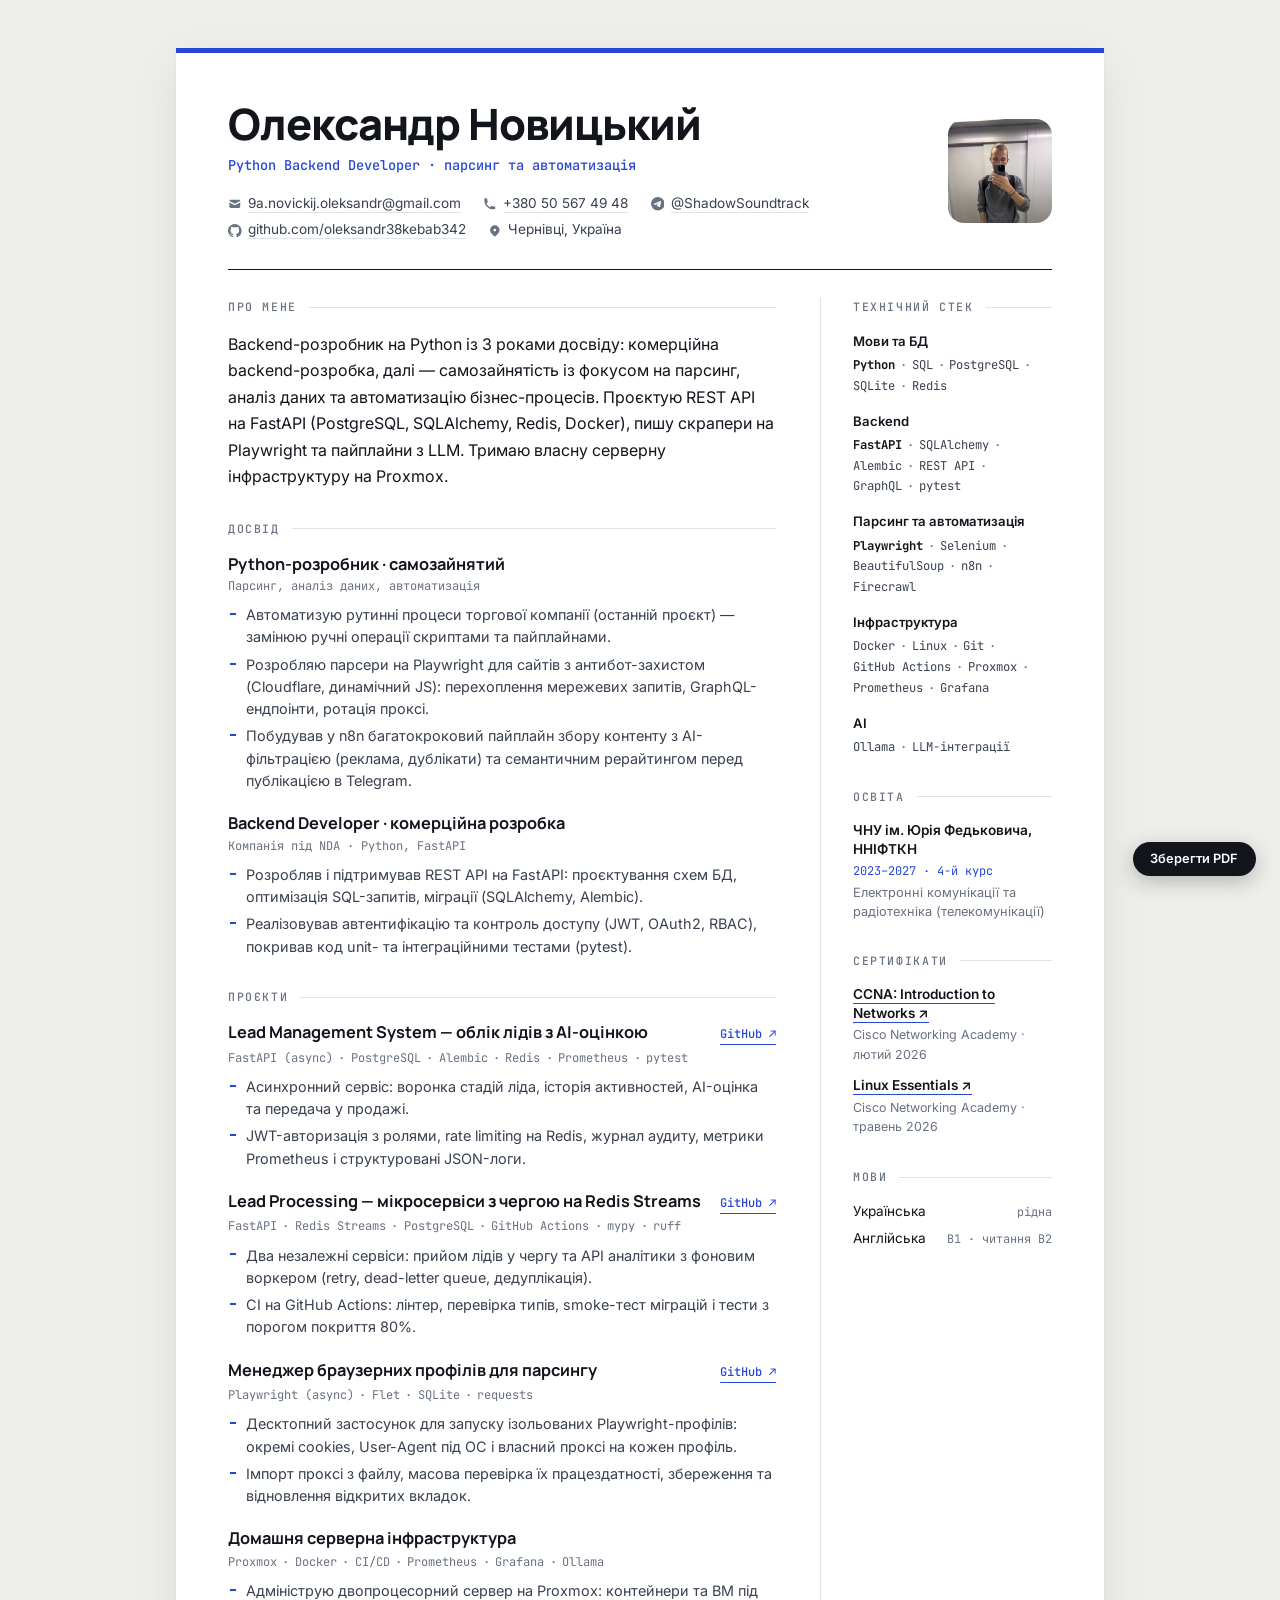
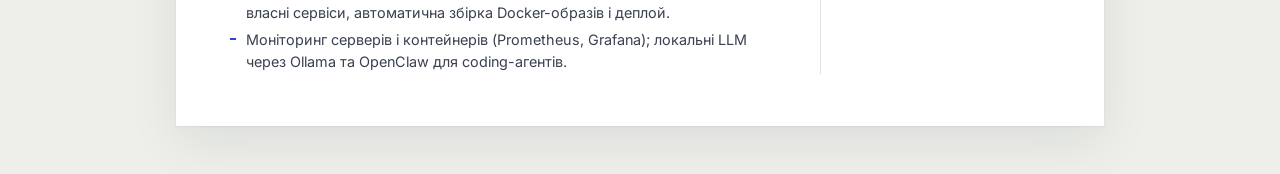
<file: index.html>
<!DOCTYPE html>
<html lang="uk">
<head>
<meta charset="UTF-8">
<meta name="viewport" content="width=device-width, initial-scale=1.0">
<title>Олександр Новицький — Python Backend Developer</title>
<meta name="description" content="Резюме Олександра Новицького — Python Backend Developer: FastAPI, PostgreSQL, парсинг даних на Playwright, автоматизація бізнес-процесів.">
<meta name="author" content="Олександр Новицький (Oleksandr Novytskyi)">
<meta property="og:type" content="profile">
<meta property="og:title" content="Олександр Новицький — Python Backend Developer">
<meta property="og:description" content="FastAPI, PostgreSQL, парсинг даних на Playwright, автоматизація бізнес-процесів.">
<meta property="og:url" content="https://oleksandr38kebab342.github.io/resume/">
<meta property="og:image" content="https://oleksandr38kebab342.github.io/resume/photo.jpg">
<link rel="preconnect" href="https://fonts.googleapis.com">
<link rel="preconnect" href="https://fonts.gstatic.com" crossorigin>
<link rel="stylesheet" href="https://fonts.googleapis.com/css2?family=Inter:wght@400;500;600;700&family=JetBrains+Mono:wght@400;500;700&family=Manrope:wght@700;800&display=swap">
<link rel="stylesheet" href="style.css">
</head>
<body>
<div class="page">

  <header class="header">
    <img class="photo" src="photo.jpg" alt="Фото Олександра Новицького" width="112" height="112">
    <div class="header-text">
      <h1>Олександр <span>Новицький</span></h1>
      <p class="role">Python Backend Developer · парсинг та автоматизація</p>
      <ul class="contacts">
        <li>
          <svg viewBox="0 0 20 20" aria-hidden="true"><path d="M2.003 5.884L10 9.882l7.997-3.998A2 2 0 0016 4H4a2 2 0 00-1.997 1.884z"/><path d="M18 8.118l-8 4-8-4V14a2 2 0 002 2h12a2 2 0 002-2V8.118z"/></svg>
          <a href="mailto:9a.novickij.oleksandr@gmail.com">9a.novickij.oleksandr@gmail.com</a>
        </li>
        <li>
          <svg viewBox="0 0 20 20" aria-hidden="true"><path d="M2 3a1 1 0 011-1h2.153a1 1 0 01.986.836l.74 4.435a1 1 0 01-.54 1.06l-1.548.773a11.037 11.037 0 006.105 6.105l.774-1.548a1 1 0 011.059-.54l4.435.74a1 1 0 01.836.986V17a1 1 0 01-1 1h-2C7.82 18 2 12.18 2 5V3z"/></svg>
          <a href="tel:+380505674948">+380 50 567 49 48</a>
        </li>
        <li>
          <svg viewBox="0 0 24 24" aria-hidden="true"><path d="M11.944 0A12 12 0 000 12a12 12 0 0012 12 12 12 0 0012-12A12 12 0 0012 0a12 12 0 00-.056 0zm4.962 7.224c.1-.002.321.023.465.14a.506.506 0 01.171.325c.016.093.036.306.02.472-.18 1.898-.962 6.502-1.36 8.627-.168.9-.499 1.201-.82 1.23-.696.065-1.225-.46-1.9-.902-1.056-.693-1.653-1.124-2.678-1.8-1.185-.78-.417-1.21.258-1.91.177-.184 3.247-2.977 3.307-3.23.007-.032.014-.15-.056-.212s-.174-.041-.249-.024c-.106.024-1.793 1.14-5.061 3.345-.48.33-.913.49-1.302.48-.428-.008-1.252-.241-1.865-.44-.752-.245-1.349-.374-1.297-.789.027-.216.325-.437.893-.663 3.498-1.524 5.83-2.529 6.998-3.014 3.332-1.386 4.025-1.627 4.476-1.635z"/></svg>
          <a href="https://t.me/ShadowSoundtrack" target="_blank" rel="noopener">@ShadowSoundtrack</a>
        </li>
        <li>
          <svg viewBox="0 0 16 16" aria-hidden="true"><path d="M8 0C3.58 0 0 3.58 0 8c0 3.54 2.29 6.53 5.47 7.59.4.07.55-.17.55-.38 0-.19-.01-.82-.01-1.49-2.01.37-2.53-.49-2.69-.94-.09-.23-.48-.94-.82-1.13-.28-.15-.68-.52-.01-.53.63-.01 1.08.58 1.23.82.72 1.21 1.87.87 2.33.66.07-.52.28-.87.51-1.07-1.78-.2-3.64-.89-3.64-3.95 0-.87.31-1.59.82-2.15-.08-.2-.36-1.02.08-2.12 0 0 .67-.21 2.2.82.64-.18 1.32-.27 2-.27.68 0 1.36.09 2 .27 1.53-1.04 2.2-.82 2.2-.82.44 1.1.16 1.92.08 2.12.51.56.82 1.27.82 2.15 0 3.07-1.87 3.75-3.65 3.95.29.25.54.73.54 1.48 0 1.07-.01 1.93-.01 2.2 0 .21.15.46.55.38A8.013 8.013 0 0016 8c0-4.42-3.58-8-8-8z"/></svg>
          <a href="https://github.com/oleksandr38kebab342" target="_blank" rel="noopener">github.com/oleksandr38kebab342</a>
        </li>
        <li>
          <svg viewBox="0 0 20 20" aria-hidden="true"><path fill-rule="evenodd" d="M5.05 4.05a7 7 0 119.9 9.9L10 18.9l-4.95-4.95a7 7 0 010-9.9zM10 11a2 2 0 100-4 2 2 0 000 4z" clip-rule="evenodd"/></svg>
          Чернівці, Україна
        </li>
      </ul>
    </div>
    <button class="print-btn" type="button" onclick="window.print()">Зберегти PDF</button>
  </header>

  <main class="main">

    <section>
      <h2>Про мене</h2>
      <p class="about">
        Backend-розробник на Python із 3 роками досвіду: комерційна backend-розробка, далі — самозайнятість із фокусом на парсинг, аналіз даних та автоматизацію бізнес-процесів. Проєктую REST API на FastAPI (PostgreSQL, SQLAlchemy, Redis, Docker), пишу скрапери на Playwright та пайплайни з LLM. Тримаю власну серверну інфраструктуру на Proxmox.
      </p>
    </section>

    <section>
      <h2>Досвід</h2>

      <!-- TODO: додати роки (наприклад «2025 — дотепер») у .job-meta -->
      <article class="job">
        <h3>Python-розробник · самозайнятий</h3>
        <p class="job-meta">Парсинг, аналіз даних, автоматизація</p>
        <ul class="bullets">
          <li>Автоматизую рутинні процеси торгової компанії (останній проєкт) — замінюю ручні операції скриптами та пайплайнами.</li>
          <li>Розробляю парсери на Playwright для сайтів з антибот-захистом (Cloudflare, динамічний JS): перехоплення мережевих запитів, GraphQL-ендпоінти, ротація проксі.</li>
          <li>Побудував у n8n багатокроковий пайплайн збору контенту з AI-фільтрацією (реклама, дублікати) та семантичним рерайтингом перед публікацією в Telegram.</li>
        </ul>
      </article>

      <!-- TODO: додати роки та, якщо можна, сферу компанії (наприклад «фінтех») -->
      <article class="job">
        <h3>Backend Developer · комерційна розробка</h3>
        <p class="job-meta">Компанія під NDA · Python, FastAPI</p>
        <ul class="bullets">
          <li>Розробляв і підтримував REST API на FastAPI: проєктування схем БД, оптимізація SQL-запитів, міграції (SQLAlchemy, Alembic).</li>
          <li>Реалізовував автентифікацію та контроль доступу (JWT, OAuth2, RBAC), покривав код unit- та інтеграційними тестами (pytest).</li>
        </ul>
      </article>
    </section>

    <section>
      <h2>Проєкти</h2>

      <article class="card">
        <div class="card-head">
          <h3>Lead Management System — облік лідів з AI-оцінкою</h3>
          <a class="repo" href="https://github.com/oleksandr38kebab342/Lead-Management-System" target="_blank" rel="noopener">GitHub&nbsp;↗</a>
        </div>
        <ul class="tags">
          <li>FastAPI (async)</li><li>PostgreSQL</li><li>Alembic</li><li>Redis</li><li>Prometheus</li><li>pytest</li>
        </ul>
        <ul class="bullets">
          <li>Асинхронний сервіс: воронка стадій ліда, історія активностей, AI-оцінка та передача у продажі.</li>
          <li>JWT-авторизація з ролями, rate limiting на Redis, журнал аудиту, метрики Prometheus і структуровані JSON-логи.</li>
        </ul>
      </article>

      <article class="card">
        <div class="card-head">
          <h3>Lead Processing — мікросервіси з чергою на Redis Streams</h3>
          <a class="repo" href="https://github.com/oleksandr38kebab342/bayo_test" target="_blank" rel="noopener">GitHub&nbsp;↗</a>
        </div>
        <ul class="tags">
          <li>FastAPI</li><li>Redis Streams</li><li>PostgreSQL</li><li>GitHub Actions</li><li>mypy</li><li>ruff</li>
        </ul>
        <ul class="bullets">
          <li>Два незалежні сервіси: прийом лідів у чергу та API аналітики з фоновим воркером (retry, dead-letter queue, дедуплікація).</li>
          <li>CI на GitHub Actions: лінтер, перевірка типів, smoke-тест міграцій і тести з порогом покриття 80%.</li>
        </ul>
      </article>

      <article class="card">
        <div class="card-head">
          <h3>Менеджер браузерних профілів для парсингу</h3>
          <a class="repo" href="https://github.com/oleksandr38kebab342/anty-detect-browser" target="_blank" rel="noopener">GitHub&nbsp;↗</a>
        </div>
        <ul class="tags">
          <li>Playwright (async)</li><li>Flet</li><li>SQLite</li><li>requests</li>
        </ul>
        <ul class="bullets">
          <li>Десктопний застосунок для запуску ізольованих Playwright-профілів: окремі cookies, User-Agent під ОС і власний проксі на кожен профіль.</li>
          <li>Імпорт проксі з файлу, масова перевірка їх працездатності, збереження та відновлення відкритих вкладок.</li>
        </ul>
      </article>

      <article class="card">
        <div class="card-head">
          <h3>Домашня серверна інфраструктура</h3>
        </div>
        <ul class="tags">
          <li>Proxmox</li><li>Docker</li><li>CI/CD</li><li>Prometheus</li><li>Grafana</li><li>Ollama</li>
        </ul>
        <ul class="bullets">
          <li>Адмініструю двопроцесорний сервер на Proxmox: контейнери та ВМ під власні сервіси, автоматична збірка Docker-образів і деплой.</li>
          <li>Моніторинг серверів і контейнерів (Prometheus, Grafana); локальні LLM через Ollama та OpenClaw для coding-агентів.</li>
        </ul>
      </article>
    </section>

  </main>

  <aside class="sidebar">

    <section>
      <h2>Технічний стек</h2>

      <h3>Мови та БД</h3>
      <ul class="pills">
        <li class="hl">Python</li><li>SQL</li><li>PostgreSQL</li><li>SQLite</li><li>Redis</li>
      </ul>

      <h3>Backend</h3>
      <ul class="pills">
        <li class="hl">FastAPI</li><li>SQLAlchemy</li><li>Alembic</li><li>REST API</li><li>GraphQL</li><li>pytest</li>
      </ul>

      <h3>Парсинг та автоматизація</h3>
      <ul class="pills">
        <li class="hl">Playwright</li><li>Selenium</li><li>BeautifulSoup</li><li>n8n</li><li>Firecrawl</li>
      </ul>

      <h3>Інфраструктура</h3>
      <ul class="pills">
        <li>Docker</li><li>Linux</li><li>Git</li><li>GitHub Actions</li><li>Proxmox</li><li>Prometheus</li><li>Grafana</li>
      </ul>

      <h3>AI</h3>
      <ul class="pills">
        <li>Ollama</li><li>LLM-інтеграції</li>
      </ul>
    </section>

    <section>
      <h2>Освіта</h2>
      <div class="edu">
        <p class="edu-uni">ЧНУ ім. Юрія Федьковича, ННІФТКН</p>
        <p class="edu-year">2023–2027 · 4-й курс</p>
        <p class="edu-spec">Електронні комунікації та радіотехніка (телекомунікації)</p>
      </div>
    </section>

    <section>
      <h2>Сертифікати</h2>
      <ul class="certs">
        <li><a href="ccna.pdf" target="_blank" rel="noopener">CCNA: Introduction to Networks&nbsp;↗</a><span>Cisco Networking Academy · лютий 2026</span></li>
        <li><a href="linux.pdf" target="_blank" rel="noopener">Linux Essentials&nbsp;↗</a><span>Cisco Networking Academy · травень 2026</span></li>
      </ul>
    </section>

    <section>
      <h2>Мови</h2>
      <ul class="langs">
        <li><span>Українська</span><span class="level">рідна</span></li>
        <li><span>Англійська</span><span class="level">B1 · читання B2</span></li>
      </ul>
    </section>

  </aside>

</div>
</body>
</html>
</file>
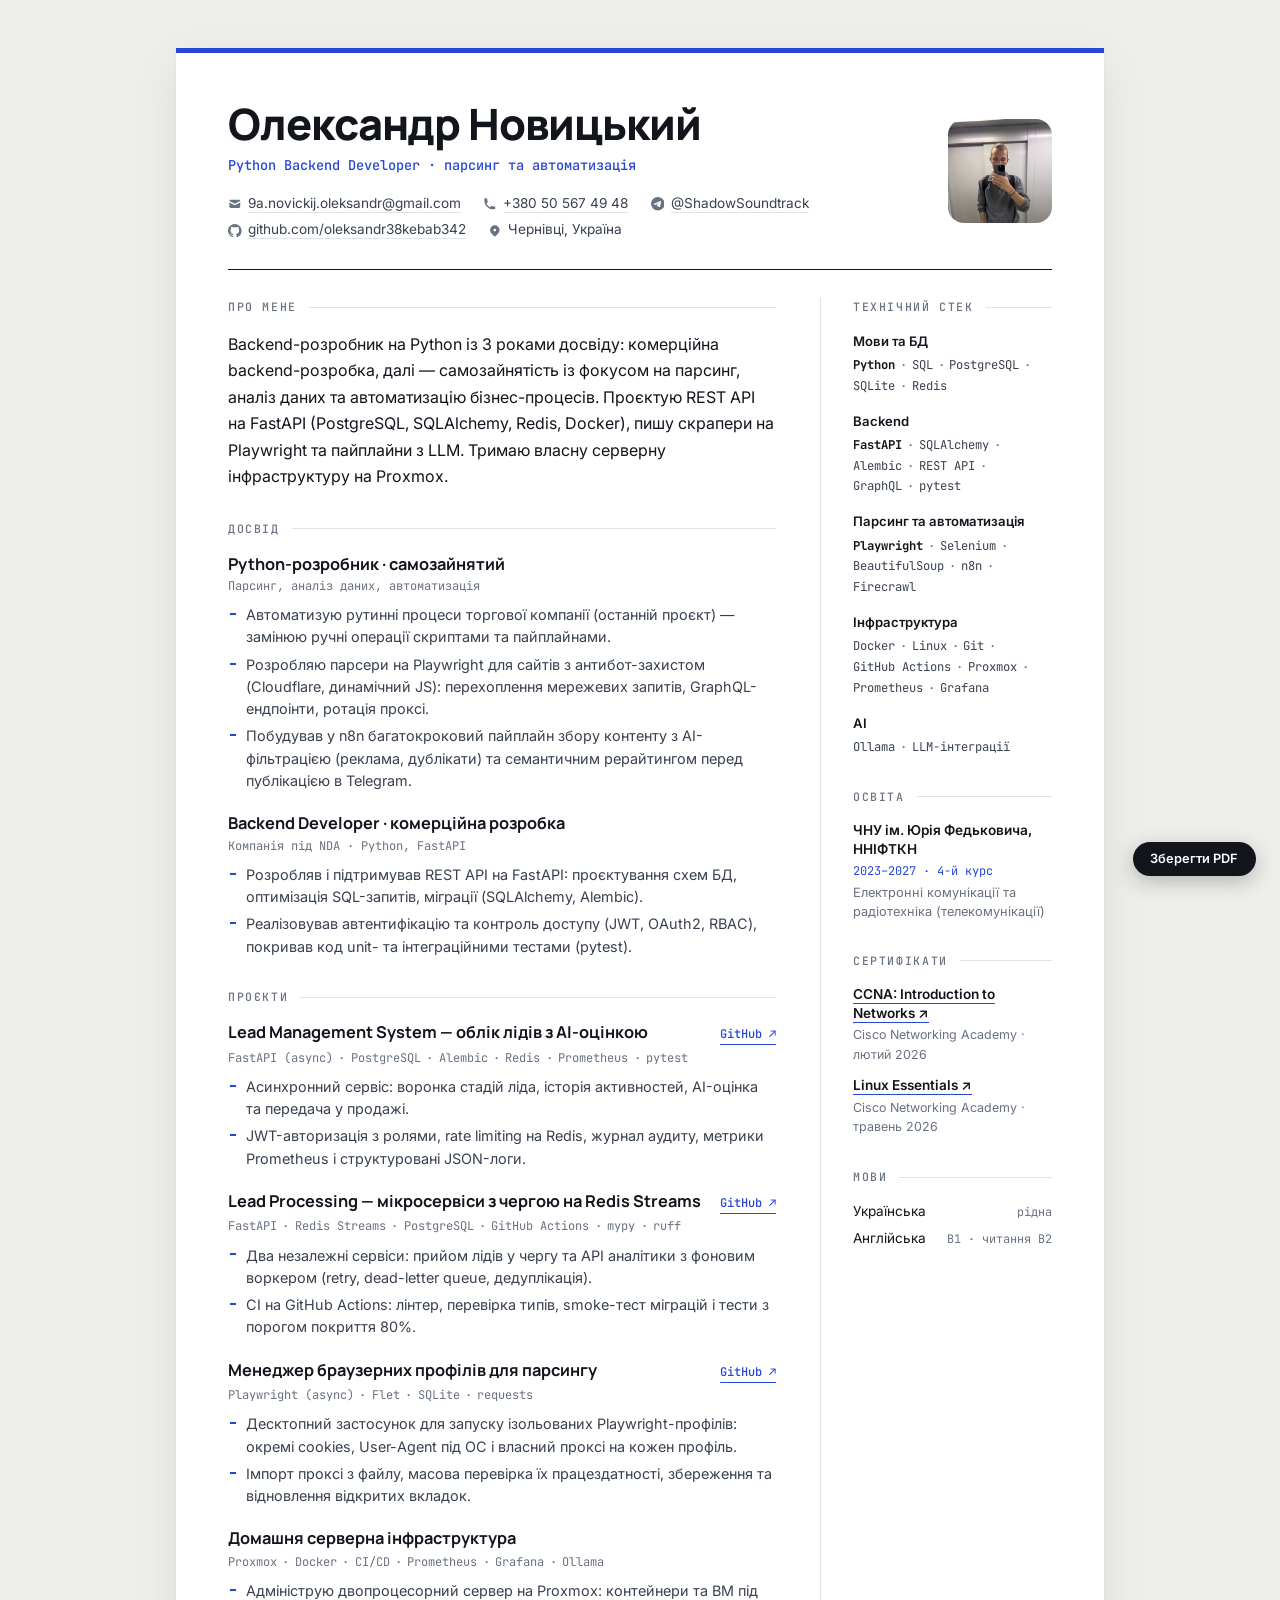
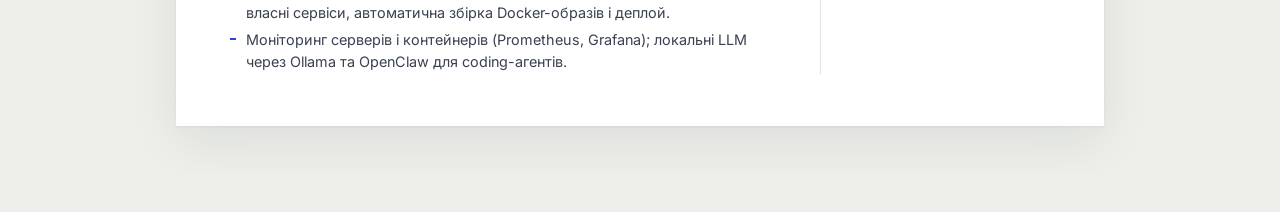
<file: Новіцький_Резюме.html>
<!DOCTYPE html>
<html lang="uk">
<head>
<meta charset="UTF-8">
<meta http-equiv="refresh" content="0; url=index.html">
<link rel="canonical" href="index.html">
<title>Олександр Новицький — резюме</title>
</head>
<body>
<p>Резюме переїхало: <a href="index.html">відкрити актуальну версію</a>.</p>
</body>
</html>
</file>
<file: style.css>
*, *::before, *::after { box-sizing: border-box; margin: 0; padding: 0; }

:root {
  --bg: #EEEFEB;
  --paper: #FFFFFF;
  --ink: #12151C;
  --body: #394150;
  --muted: #697282;
  --rule: #DFE2E6;
  --accent: #2647D8;
  --sans: 'Inter', system-ui, -apple-system, 'Segoe UI', Roboto, sans-serif;
  --display: 'Manrope', 'Inter', system-ui, sans-serif;
  --mono: 'JetBrains Mono', ui-monospace, 'Cascadia Mono', Consolas, monospace;
}

html {
  font-size: 16px;
  -webkit-text-size-adjust: 100%;
  text-size-adjust: 100%;
}

body {
  font-family: var(--sans);
  background: var(--bg);
  color: var(--body);
  line-height: 1.6;
  padding: 3rem 1rem;
}

ul { list-style: none; }
a { color: inherit; }

.page {
  max-width: 58rem;
  margin: 0 auto;
  padding: 3rem 3.25rem 3.25rem;
  background: var(--paper);
  border-top: 5px solid var(--accent);
  box-shadow: 0 1px 2px rgba(18, 21, 28, 0.06), 0 16px 48px rgba(18, 21, 28, 0.08);
  display: grid;
  grid-template-columns: minmax(0, 1fr) 14.5rem;
  grid-template-rows: auto 1fr;
  grid-template-areas:
    "header header"
    "main   aside";
  column-gap: 2.75rem;
}

/* ─── Header ─── */
.header {
  grid-area: header;
  display: flex;
  align-items: center;
  gap: 2rem;
  padding-bottom: 1.75rem;
  margin-bottom: 1.75rem;
  border-bottom: 1px solid var(--ink);
}

.header-text { min-width: 0; flex: 1; }

.photo {
  order: 2;
  width: 6.5rem;
  height: 6.5rem;
  flex-shrink: 0;
  border-radius: 1rem;
  object-fit: cover;
  object-position: center top;
}

h1 {
  font-family: var(--display);
  font-size: 2.7rem;
  font-weight: 800;
  line-height: 1.05;
  letter-spacing: -0.025em;
  color: var(--ink);
}

.role {
  margin-top: 0.55rem;
  font-family: var(--mono);
  font-size: 0.85rem;
  font-weight: 500;
  color: var(--accent);
}

.contacts {
  display: flex;
  flex-wrap: wrap;
  gap: 0.3rem 1.4rem;
  margin-top: 1rem;
  font-size: 0.85rem;
  color: var(--body);
}

.contacts li {
  display: flex;
  align-items: center;
  gap: 0.4rem;
  white-space: nowrap;
}

.contacts svg {
  width: 0.85rem;
  height: 0.85rem;
  flex-shrink: 0;
  fill: var(--muted);
}

.contacts a {
  text-decoration: underline;
  text-decoration-color: var(--rule);
  text-decoration-thickness: 1px;
  text-underline-offset: 4px;
}

.contacts a:hover { color: var(--accent); text-decoration-color: var(--accent); }

.print-btn {
  position: fixed;
  right: 1.5rem;
  bottom: 1.5rem;
  font: 600 0.8rem var(--sans);
  padding: 0.6rem 1.1rem;
  border-radius: 2rem;
  border: 0;
  background: var(--ink);
  color: #fff;
  cursor: pointer;
  box-shadow: 0 6px 20px rgba(18, 21, 28, 0.25);
}

.print-btn:hover { background: var(--accent); }

/* ─── Section labels ─── */
h2 {
  display: flex;
  align-items: center;
  gap: 0.75rem;
  margin-bottom: 0.9rem;
  font-family: var(--mono);
  font-size: 0.72rem;
  font-weight: 500;
  letter-spacing: 0.14em;
  text-transform: uppercase;
  color: var(--muted);
}

h2::after {
  content: '';
  flex: 1;
  height: 1px;
  background: var(--rule);
}

section + section { margin-top: 1.9rem; }

/* ─── Main ─── */
.main { grid-area: main; }

.about {
  font-size: 1rem;
  line-height: 1.65;
  color: var(--ink);
}

.main h3 {
  font-family: var(--display);
  font-size: 1.02rem;
  font-weight: 700;
  line-height: 1.35;
  color: var(--ink);
}

.job + .job { margin-top: 1.25rem; }

.job-meta {
  margin-top: 0.15rem;
  font-family: var(--mono);
  font-size: 0.75rem;
  color: var(--muted);
}

.bullets { margin-top: 0.5rem; }

.bullets li {
  position: relative;
  padding-left: 1.1rem;
  font-size: 0.9rem;
  line-height: 1.55;
}

.bullets li + li { margin-top: 0.3rem; }

.bullets li::before {
  content: '';
  position: absolute;
  left: 0.1rem;
  top: 0.62em;
  width: 0.4rem;
  height: 2px;
  background: var(--accent);
}

.card { break-inside: avoid; }
.card + .card { margin-top: 1.25rem; }

.card-head {
  display: flex;
  align-items: baseline;
  justify-content: space-between;
  gap: 1rem;
}

.repo {
  flex-shrink: 0;
  font-family: var(--mono);
  font-size: 0.75rem;
  font-weight: 500;
  color: var(--accent);
  text-decoration: none;
  border-bottom: 1px solid currentColor;
}

.tags {
  display: flex;
  flex-wrap: wrap;
  margin-top: 0.2rem;
  font-family: var(--mono);
  font-size: 0.75rem;
  color: var(--muted);
}

.tags li:not(:last-child)::after {
  content: '·';
  margin: 0 0.45em;
}

/* ─── Aside ─── */
.sidebar {
  grid-area: aside;
  padding-left: 2rem;
  border-left: 1px solid var(--rule);
}

.sidebar h3 {
  margin: 0.9rem 0 0.2rem;
  font-size: 0.82rem;
  font-weight: 600;
  color: var(--ink);
}

.sidebar h2 + h3 { margin-top: 0; }

.pills {
  display: flex;
  flex-wrap: wrap;
  font-family: var(--mono);
  font-size: 0.76rem;
  line-height: 1.7;
  color: var(--body);
}

.pills li:not(:last-child)::after {
  content: '·';
  margin: 0 0.4em;
  color: var(--muted);
  font-weight: 400;
}

.pills li.hl { font-weight: 700; color: var(--ink); }

.edu-uni { font-size: 0.85rem; font-weight: 600; line-height: 1.4; color: var(--ink); }
.edu-year { margin-top: 0.2rem; font-family: var(--mono); font-size: 0.75rem; color: var(--accent); }
.edu-spec { margin-top: 0.2rem; font-size: 0.8rem; line-height: 1.45; color: var(--muted); }

.certs li + li { margin-top: 0.7rem; }

.certs a {
  display: block;
  font-size: 0.85rem;
  font-weight: 600;
  line-height: 1.4;
  color: var(--ink);
  text-decoration: underline;
  text-decoration-color: var(--accent);
  text-decoration-thickness: 1px;
  text-underline-offset: 4px;
}

.certs a:hover { color: var(--accent); }

.certs span {
  display: block;
  margin-top: 0.15rem;
  font-size: 0.78rem;
  color: var(--muted);
}

.langs li {
  display: flex;
  justify-content: space-between;
  align-items: baseline;
  gap: 0.5rem;
  font-size: 0.85rem;
  color: var(--ink);
}

.langs li + li { margin-top: 0.35rem; }
.langs .level { font-family: var(--mono); font-size: 0.74rem; color: var(--muted); }

a:focus-visible, button:focus-visible {
  outline: 2px solid var(--accent);
  outline-offset: 3px;
}

/* ─── Mobile ─── */
@media screen and (max-width: 760px) {
  body { padding: 0; }

  .page {
    grid-template-columns: minmax(0, 1fr);
    grid-template-areas: "header" "main" "aside";
    padding: 1.75rem 1.25rem 2.5rem;
    box-shadow: none;
  }

  .header {
    flex-direction: column;
    align-items: flex-start;
    gap: 1.1rem;
    padding-bottom: 1.5rem;
    margin-bottom: 1.5rem;
  }

  .photo { order: 0; width: 5rem; height: 5rem; }
  h1 { font-size: 2.1rem; }
  .contacts { flex-direction: column; gap: 0.55rem; font-size: 0.92rem; }
  .print-btn { display: none; }
  .card-head { flex-direction: column; gap: 0.2rem; }

  .sidebar {
    margin-top: 1.9rem;
    padding: 1.9rem 0 0;
    border-left: 0;
    border-top: 1px solid var(--ink);
  }
}

/* ─── Print / PDF (A4) ─── */
@page { size: A4; margin: 0; }

@media print {
  * {
    -webkit-print-color-adjust: exact;
    print-color-adjust: exact;
  }

  html { font-size: 8.7pt; }
  body { background: #fff; padding: 0; }

  .page {
    max-width: none;
    width: 210mm;
    padding: 9mm 13mm 8mm;
    box-shadow: none;
    column-gap: 2.25rem;
    grid-template-columns: minmax(0, 1fr) 13.5rem;
  }

  .print-btn { display: none; }
  .header { padding-bottom: 1rem; margin-bottom: 1rem; }
  .photo { width: 5.75rem; height: 5.75rem; }
  .sidebar { padding-left: 1.6rem; }
  section + section { margin-top: 1.1rem; }
  h2 { margin-bottom: 0.55rem; }
  .about { font-size: 0.95rem; line-height: 1.5; }
  .bullets { margin-top: 0.35rem; }
  .bullets li { line-height: 1.45; }
  .bullets li + li { margin-top: 0.2rem; }
  .card + .card, .job + .job { margin-top: 0.8rem; }
}
</file>
